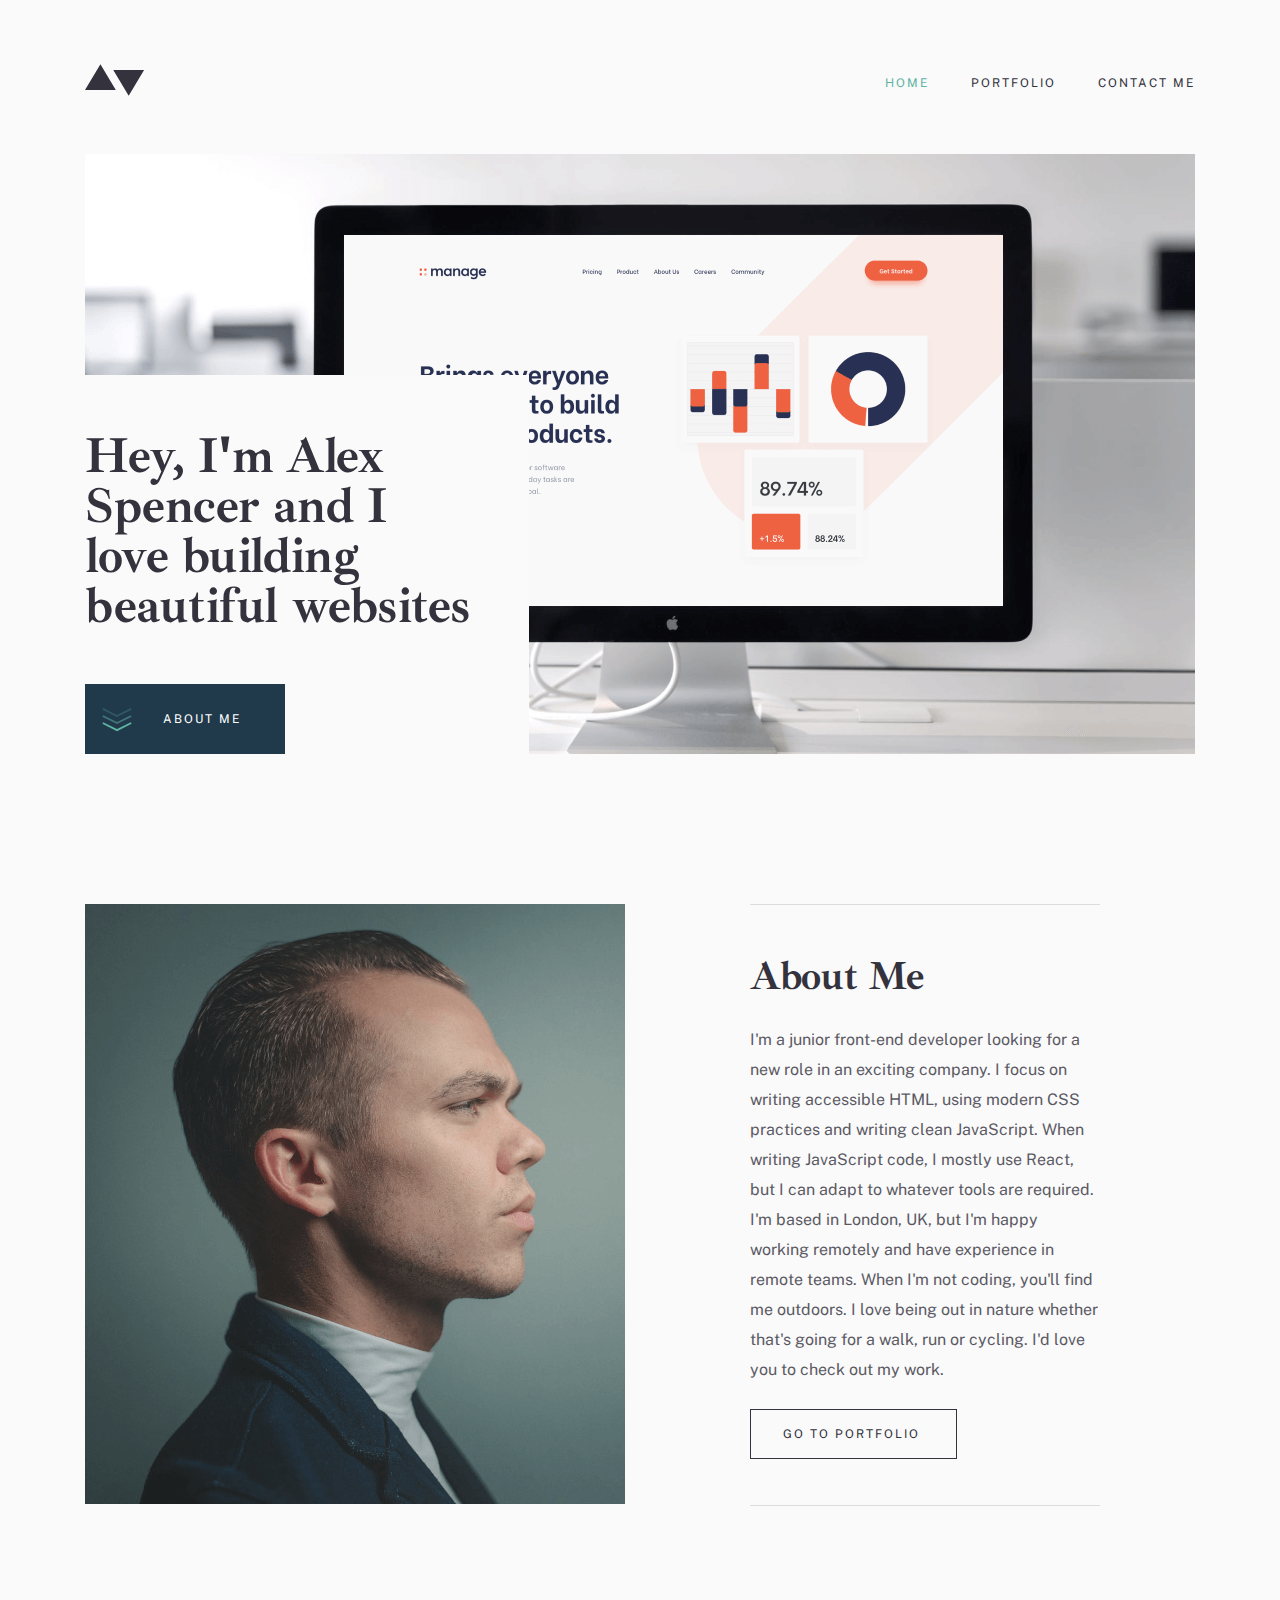
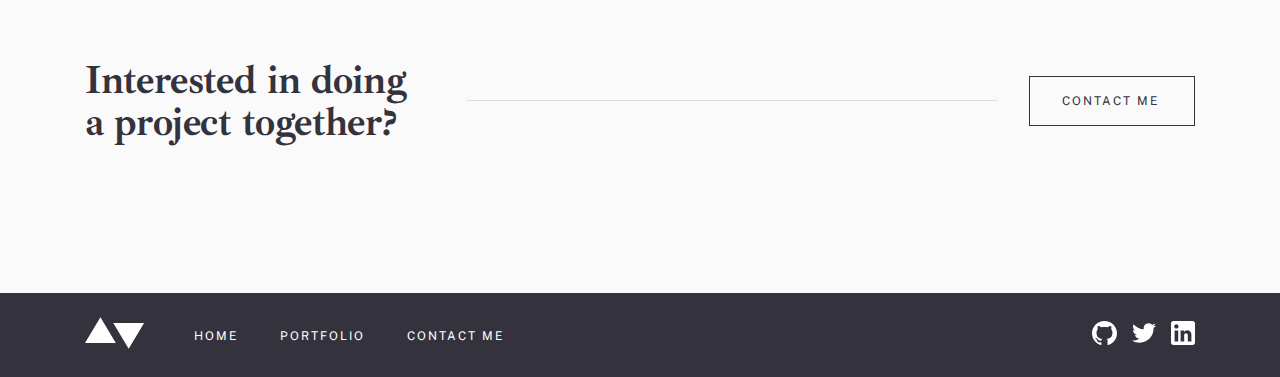
<file: index.html>
<!DOCTYPE html>
<html lang="en">
  <head>
    <meta charset="UTF-8" />
    <meta http-equiv="X-UA-Compatible" content="IE=edge" />
    <meta name="viewport" content="width=device-width, initial-scale=1.0" />
    <link rel="stylesheet" href="./css/main.css" />

    <title>examination</title>
  </head>
  <body>
    <!-- header of starts -->
    <header class="site-header">
      <div class="container">
        <div class="site-header__inner">
          <a class="site-header__logo" href="./index.html">
            <img
              class="site-header__image"
              src="./images/header-logo.svg"
              alt="header-logo"
              width="60"
              height="32"
            />
          </a>

          <button class="site-header__menu"></button>

          <nav class="nav">
            <ul class="nav__list">
              <li class="nav__item">
                <a class="nav__link active" href="#">Home</a>
              </li>

              <li class="nav__item">
                <a class="nav__link" href="#">Portfolio</a>
              </li>

              <li class="nav__item">
                <a class="nav__link" href="./contact.html">Contact me</a>
              </li>
            </ul>
          </nav>
        </div>
      </div>
    </header>
    <!-- header of ends -->

    <!-- main of starts -->
    <main class="site-main">
      <section class="hero">
        <div class="container">
          <div class="hero__inner">
            <div class="hero__content">
              <h1 class="hero__title">
                Hey, I'm Alex Spencer and I love building beautiful websites
              </h1>

              <a class="hero__link" href="#about"> <span></span> About me </a>
            </div>
          </div>
        </div>
      </section>

      <section id="about" class="about">
        <div class="container">
          <div class="about__inner">
            <div class="about__image">
              <picture>
                <!-- Webp format -->
                <source
                  media="(max-width:710px)"
                  width="311"
                  height="346"
                  srcset="./images/mobile-person.webp"
                />

                <source
                  media="(max-width:990px)"
                  width="281"
                  height="600"
                  srcset="./images/tablet-person.webp"
                />

                <source
                  media="(max-width:1150px)"
                  width="540"
                  height="600"
                  srcset="./images/desktop-person.webp"
                />

                <!-- PNG format -->
                <source
                  media="(max-width:710px)"
                  width="311"
                  height="346"
                  srcset="./images/mobile-person.png"
                />

                <source
                  media="(max-width:990px)"
                  width="281"
                  height="600"
                  srcset="./images/tablet-person.png"
                />

                <img
                  class="about__img"
                  src="./images/desktop-person.png"
                  alt="person"
                  width="540"
                  height="600"
                />
              </picture>
            </div>

            <div class="about__content">
              <h2 class="about__title">About Me</h2>

              <p class="about__text">
                I'm a junior front-end developer looking for a new role in an
                exciting company. I focus on writing accessible HTML, using
                modern CSS practices and writing clean JavaScript. When writing
                JavaScript code, I mostly use React, but I can adapt to whatever
                tools are required. I'm based in London, UK, but I'm happy
                working remotely and have experience in remote teams. When I'm
                not coding, you'll find me outdoors. I love being out in nature
                whether that's going for a walk, run or cycling. I'd love you to
                check out my work.
              </p>

              <a class="about__link" href="#">go to portfolio</a>
            </div>
          </div>
        </div>
      </section>

      <section class="contact">
        <div class="container">
          <div class="contact__inner">
            <div class="contact__content">
              <h2 class="contact__title">
                Interested in doing a project together?
              </h2>
            </div>

            <span class="contact__line"></span>

            <a class="contact__link" href="./contact.html">Contact me</a>
          </div>
        </div>
      </section>
    </main>
    <!-- main of ends -->

    <!-- footer of starts -->
    <footer class="site-footer">
      <div class="container">
        <div class="site-footer__inner">
          <div class="site-footer__wrapper">
            <a class="site-footer__logo" href="./index.html">
              <img
                class="site-footer__image"
                src="./images/footer-logo.svg"
                alt="footer logo"
                width="60"
                height="32"
              />
            </a>

            <ul class="site-footer__list">
              <li class="site-footer__item">
                <a class="site-footer__link" href="#">Home</a>
              </li>

              <li class="site-footer__item">
                <a class="site-footer__link" href="#">Portfolio</a>
              </li>

              <li class="site-footer__item">
                <a class="site-footer__link" href="./contact.html"
                  >Contact Me</a
                >
              </li>
            </ul>
          </div>

          <ul class="site-footer__items">
            <li class="site-footer__items-item">
              <a
                class="site-footer__items-link"
                href="https://github.com/"
                target="blank"
              >
                <svg
                  width="25"
                  height="24"
                  viewBox="0 0 25 24"
                  fill="none"
                  xmlns="http://www.w3.org/2000/svg"
                >
                  <path
                    d="M12.5 0C5.59375 0 0 5.50948 0 12.3045C0 17.742 3.58125 22.3531 8.54688 23.9788C9.17188 24.0946 9.40104 23.7137 9.40104 23.3871C9.40104 23.095 9.39062 22.3207 9.38542 21.295C5.90833 22.0369 5.175 19.6442 5.175 19.6442C4.60625 18.2241 3.78437 17.8443 3.78437 17.8443C2.65208 17.0815 3.87188 17.0971 3.87188 17.0971C5.12708 17.1827 5.78646 18.3649 5.78646 18.3649C6.90104 20.2463 8.7125 19.7027 9.42708 19.3886C9.53958 18.5924 9.86146 18.0509 10.2188 17.743C7.44271 17.4352 4.525 16.3771 4.525 11.6628C4.525 10.3198 5.00937 9.22212 5.81146 8.36127C5.67083 8.05031 5.24896 6.7992 5.92083 5.10462C5.92083 5.10462 6.96771 4.77489 9.35833 6.36617C10.3583 6.09278 11.4208 5.95713 12.4833 5.95087C13.5458 5.95713 14.6083 6.09278 15.6083 6.36617C17.9833 4.77489 19.0302 5.10462 19.0302 5.10462C19.7021 6.7992 19.2802 8.05031 19.1552 8.36127C19.9521 9.22212 20.4365 10.3198 20.4365 11.6628C20.4365 16.3897 17.5146 17.43 14.7333 17.7326C15.1708 18.102 15.5771 18.8564 15.5771 20.0094C15.5771 21.656 15.5615 22.9791 15.5615 23.3788C15.5615 23.7012 15.7802 24.0862 16.4208 23.9631C21.4219 22.3478 25 17.7336 25 12.3045C25 5.50948 19.4031 0 12.5 0V0Z"
                    fill="white"
                  />
                </svg>
              </a>
            </li>

            <li class="site-footer__items-item">
              <a
                class="site-footer__items-link"
                href="https://twitter.com/"
                target="blank"
              >
                <svg
                  width="24"
                  height="20"
                  viewBox="0 0 24 20"
                  fill="none"
                  xmlns="http://www.w3.org/2000/svg"
                >
                  <path
                    d="M24 2.55699C23.117 2.94899 22.168 3.21299 21.172 3.33199C22.189 2.72299 22.97 1.75799 23.337 0.607986C22.386 1.17199 21.332 1.58199 20.21 1.80299C19.313 0.845986 18.032 0.247986 16.616 0.247986C13.437 0.247986 11.101 3.21399 11.819 6.29299C7.728 6.08799 4.1 4.12799 1.671 1.14899C0.381 3.36199 1.002 6.25699 3.194 7.72299C2.388 7.69699 1.628 7.47599 0.965 7.10699C0.911 9.38799 2.546 11.522 4.914 11.997C4.221 12.185 3.462 12.229 2.69 12.081C3.316 14.037 5.134 15.46 7.29 15.5C5.22 17.123 2.612 17.848 0 17.54C2.179 18.937 4.768 19.752 7.548 19.752C16.69 19.752 21.855 12.031 21.543 5.10599C22.505 4.41099 23.34 3.54399 24 2.55699Z"
                    fill="white"
                  />
                </svg>
              </a>
            </li>

            <li class="site-footer__items-item">
              <a
                class="site-footer__items-link"
                href="https://www.linkedin.com/"
                target="blank"
              >
                <svg
                  width="24"
                  height="24"
                  viewBox="0 0 24 24"
                  fill="none"
                  xmlns="http://www.w3.org/2000/svg"
                >
                  <path
                    fill-rule="evenodd"
                    clip-rule="evenodd"
                    d="M2.4 0H21.6C22.92 0 24 1.08 24 2.4V21.6C24 22.92 22.92 24 21.6 24H2.4C1.08 24 0 22.92 0 21.6V2.4C0 1.08 1.08 0 2.4 0ZM3.6 20.4H7.2V9.6H3.6V20.4ZM5.4 7.56C4.2 7.56 3.24 6.6 3.24 5.4C3.24 4.2 4.2 3.24 5.4 3.24C6.6 3.24 7.56 4.2 7.56 5.4C7.56 6.6 6.6 7.56 5.4 7.56ZM16.8 20.4H20.4V13.56C20.4 11.28 18.48 9.36 16.2 9.36C15.12 9.36 13.8 10.08 13.2 11.04V9.6H9.6V20.4H13.2V14.04C13.2 13.08 14.04 12.24 15 12.24C15.96 12.24 16.8 13.08 16.8 14.04V20.4Z"
                    fill="white"
                  />
                </svg>
              </a>
            </li>
          </ul>
        </div>
      </div>
    </footer>
    <!-- footer of ends -->

    <script src="./js/main.js"></script>
  </body>
</html>
</file>
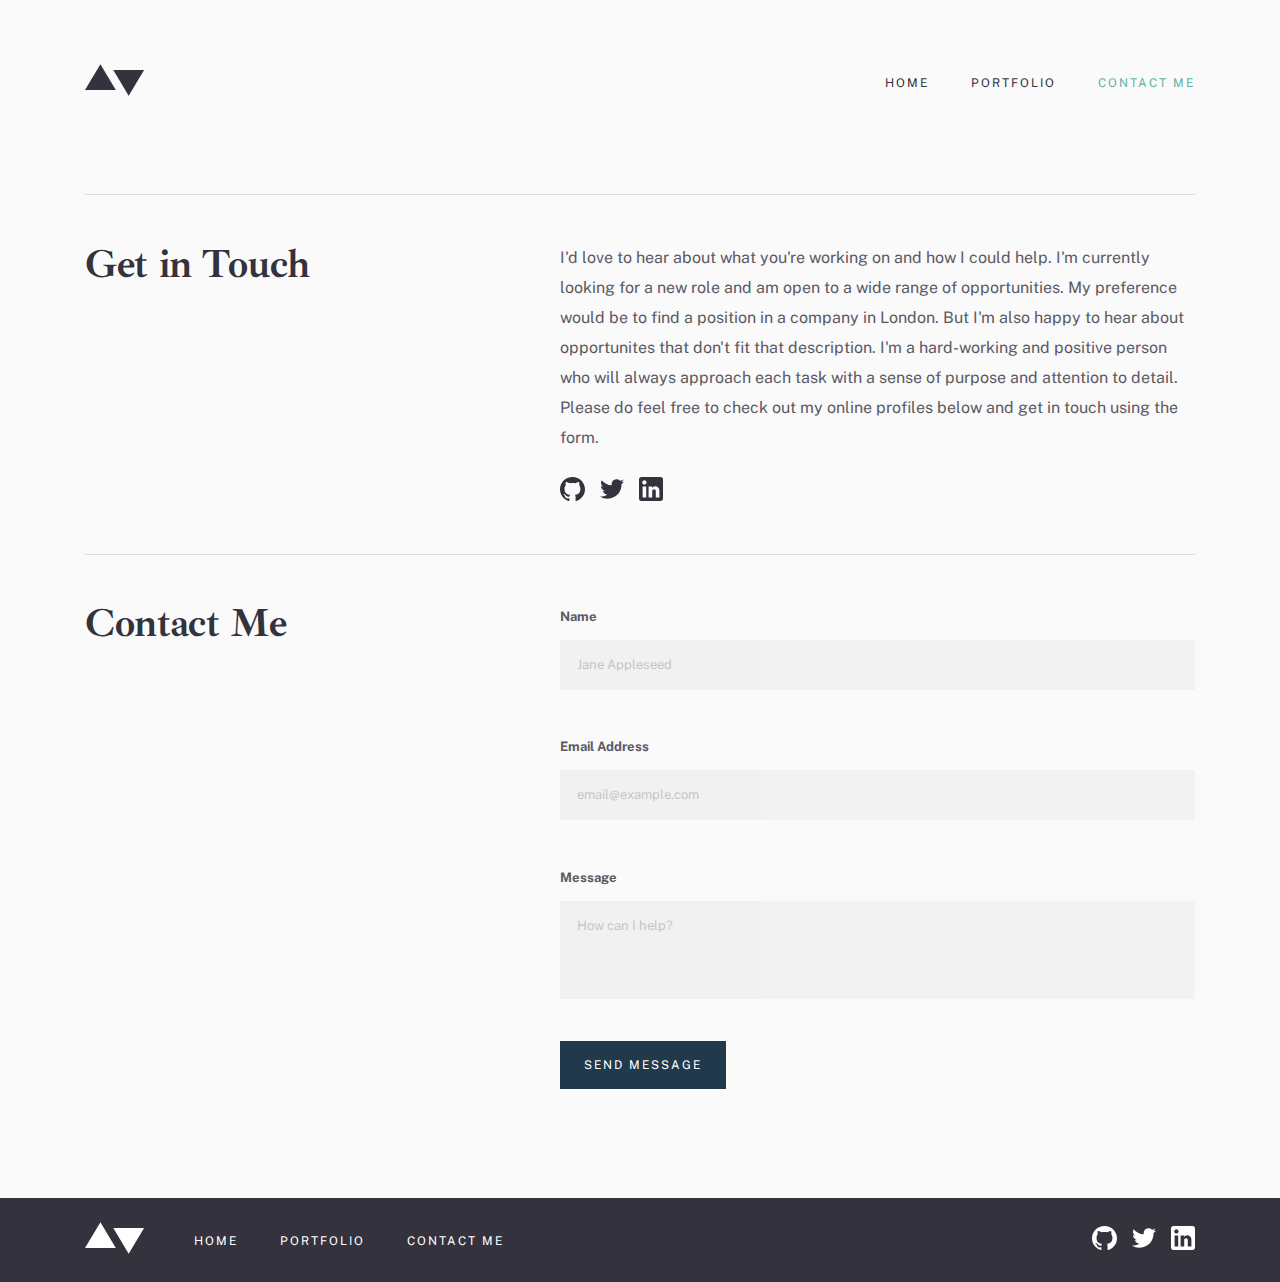
<file: contact.html>
<!DOCTYPE html>
<html lang="en">
  <head>
    <meta charset="UTF-8" />
    <meta http-equiv="X-UA-Compatible" content="IE=edge" />
    <meta name="viewport" content="width=device-width, initial-scale=1.0" />
    <link rel="stylesheet" href="./css/main.css" />

    <title>examination</title>
  </head>
  <body>
    <!-- header of starts -->
    <header class="site-header">
      <div class="container">
        <div class="site-header__inner">
          <a class="site-header__logo" href="./index.html">
            <img
              class="site-header__image"
              src="./images/header-logo.svg"
              alt="header-logo"
              width="60"
              height="32"
            />
          </a>

          <button class="site-header__menu"></button>

          <nav class="nav">
            <ul class="nav__list">
              <li class="nav__item">
                <a class="nav__link" href="./index.html">Home</a>
              </li>

              <li class="nav__item">
                <a class="nav__link" href="#">Portfolio</a>
              </li>

              <li class="nav__item">
                <a class="nav__link active" href="./contact.html">Contact me</a>
              </li>
            </ul>
          </nav>
        </div>
      </div>
    </header>
    <!-- header of ends -->

    <!-- main of starts -->
    <main class="site-main">
      <section class="get-touch">
        <div class="container">
          <div class="get-touch__inner">
            <h2 class="get-touch__title">Get in Touch</h2>

            <div class="get-touch__content">
              <p class="get-touch__text">
                I'd love to hear about what you're working on and how I could
                help. I'm currently looking for a new role and am open to a wide
                range of opportunities. My preference would be to find a
                position in a company in London. But I'm also happy to hear
                about opportunites that don't fit that description. I'm a
                hard-working and positive person who will always approach each
                task with a sense of purpose and attention to detail. Please do
                feel free to check out my online profiles below and get in touch
                using the form.
              </p>

              <ul class="get-touch__list">
                <li class="get-touch__item">
                  <a
                    class="get-touch__link"
                    href="https://github.com/"
                    target="blank"
                  >
                    <svg
                      width="25"
                      height="24"
                      viewBox="0 0 25 24"
                      fill="currentColor"
                      xmlns="http://www.w3.org/2000/svg"
                    >
                      <path
                        d="M12.5 0C5.59375 0 0 5.50948 0 12.3045C0 17.742 3.58125 22.3531 8.54688 23.9788C9.17188 24.0946 9.40104 23.7137 9.40104 23.3871C9.40104 23.095 9.39062 22.3207 9.38542 21.295C5.90833 22.0369 5.175 19.6442 5.175 19.6442C4.60625 18.2241 3.78437 17.8443 3.78437 17.8443C2.65208 17.0815 3.87188 17.0971 3.87188 17.0971C5.12708 17.1827 5.78646 18.3649 5.78646 18.3649C6.90104 20.2463 8.7125 19.7027 9.42708 19.3886C9.53958 18.5924 9.86146 18.0509 10.2188 17.743C7.44271 17.4352 4.525 16.3771 4.525 11.6628C4.525 10.3198 5.00937 9.22212 5.81146 8.36127C5.67083 8.05031 5.24896 6.7992 5.92083 5.10462C5.92083 5.10462 6.96771 4.77489 9.35833 6.36617C10.3583 6.09278 11.4208 5.95713 12.4833 5.95087C13.5458 5.95713 14.6083 6.09278 15.6083 6.36617C17.9833 4.77489 19.0302 5.10462 19.0302 5.10462C19.7021 6.7992 19.2802 8.05031 19.1552 8.36127C19.9521 9.22212 20.4365 10.3198 20.4365 11.6628C20.4365 16.3897 17.5146 17.43 14.7333 17.7326C15.1708 18.102 15.5771 18.8564 15.5771 20.0094C15.5771 21.656 15.5615 22.9791 15.5615 23.3788C15.5615 23.7012 15.7802 24.0862 16.4208 23.9631C21.4219 22.3478 25 17.7336 25 12.3045C25 5.50948 19.4031 0 12.5 0V0Z"
                        fill="currentColor"
                      />
                    </svg>
                  </a>
                </li>

                <li class="get-touch__item">
                  <a
                    class="get-touch__link"
                    href="https://twitter.com/"
                    target="blank"
                  >
                    <svg
                      width="24"
                      height="20"
                      viewBox="0 0 24 20"
                      fill="currentColor"
                      xmlns="http://www.w3.org/2000/svg"
                    >
                      <path
                        d="M24 2.55699C23.117 2.94899 22.168 3.21299 21.172 3.33199C22.189 2.72299 22.97 1.75799 23.337 0.607986C22.386 1.17199 21.332 1.58199 20.21 1.80299C19.313 0.845986 18.032 0.247986 16.616 0.247986C13.437 0.247986 11.101 3.21399 11.819 6.29299C7.728 6.08799 4.1 4.12799 1.671 1.14899C0.381 3.36199 1.002 6.25699 3.194 7.72299C2.388 7.69699 1.628 7.47599 0.965 7.10699C0.911 9.38799 2.546 11.522 4.914 11.997C4.221 12.185 3.462 12.229 2.69 12.081C3.316 14.037 5.134 15.46 7.29 15.5C5.22 17.123 2.612 17.848 0 17.54C2.179 18.937 4.768 19.752 7.548 19.752C16.69 19.752 21.855 12.031 21.543 5.10599C22.505 4.41099 23.34 3.54399 24 2.55699Z"
                        fill="currentColor"
                      />
                    </svg>
                  </a>
                </li>

                <li class="get-touch__item">
                  <a
                    class="get-touch__link"
                    href="https://www.linkedin.com/"
                    target="blank"
                  >
                    <svg
                      width="24"
                      height="24"
                      viewBox="0 0 24 24"
                      fill="currentColor"
                      xmlns="http://www.w3.org/2000/svg"
                    >
                      <path
                        fill-rule="evenodd"
                        clip-rule="evenodd"
                        d="M2.4 0H21.6C22.92 0 24 1.08 24 2.4V21.6C24 22.92 22.92 24 21.6 24H2.4C1.08 24 0 22.92 0 21.6V2.4C0 1.08 1.08 0 2.4 0ZM3.6 20.4H7.2V9.6H3.6V20.4ZM5.4 7.56C4.2 7.56 3.24 6.6 3.24 5.4C3.24 4.2 4.2 3.24 5.4 3.24C6.6 3.24 7.56 4.2 7.56 5.4C7.56 6.6 6.6 7.56 5.4 7.56ZM16.8 20.4H20.4V13.56C20.4 11.28 18.48 9.36 16.2 9.36C15.12 9.36 13.8 10.08 13.2 11.04V9.6H9.6V20.4H13.2V14.04C13.2 13.08 14.04 12.24 15 12.24C15.96 12.24 16.8 13.08 16.8 14.04V20.4Z"
                        fill="currentColor"
                      />
                    </svg>
                  </a>
                </li>
              </ul>
            </div>
          </div>
        </div>
      </section>

      <section class="send">
        <div class="container">
          <div class="send__inner">
            <h2 class="send__title">Contact Me</h2>

            <form class="send__form" action="https://echo.htmlacademy.ru">
              <ul class="send__list">
                <li class="send__item">
                  <label class="send__label" for="name">Name</label>
                  <input
                    class="send__input"
                    type="name"
                    id="name"
                    placeholder="Jane Appleseed"
                    required
                    autocomplete="off"
                  />
                  <span class="send__error">This field is required</span>
                </li>

                <li class="send__item">
                  <label class="send__label" for="email">Email Address</label>
                  <input
                    class="send__input"
                    type="email"
                    id="email"
                    placeholder="email@example.com"
                    required
                    autocomplete="off"
                  />
                  <span class="send__error">This field is required</span>
                </li>

                <li class="send__item">
                  <label class="send__label" for="text">Message</label>
                  <input
                    class="send__input send__input--last"
                    type="text"
                    id="text"
                    placeholder="How can I help?"
                    required
                    autocomplete="off"
                  />
                  <span class="send__error">This field is required</span>
                </li>
              </ul>

              <button class="send__button" type="submit">send message</button>
            </form>
          </div>
        </div>
      </section>
    </main>
    <!-- main of ends -->

    <!-- footer of starts -->
    <footer class="site-footer">
      <div class="container">
        <div class="site-footer__inner">
          <div class="site-footer__wrapper">
            <a class="site-footer__logo" href="./index.html">
              <img
                class="site-footer__image"
                src="./images/footer-logo.svg"
                alt="footer logo"
                width="60"
                height="32"
              />
            </a>

            <ul class="site-footer__list">
              <li class="site-footer__item">
                <a class="site-footer__link" href="./index.html">Home</a>
              </li>

              <li class="site-footer__item">
                <a class="site-footer__link" href="#">Portfolio</a>
              </li>

              <li class="site-footer__item">
                <a class="site-footer__link" href="#">Contact Me</a>
              </li>
            </ul>
          </div>

          <ul class="site-footer__items">
            <li class="site-footer__items-item">
              <a
                class="site-footer__items-link"
                href="https://github.com/"
                target="blank"
              >
                <svg
                  width="25"
                  height="24"
                  viewBox="0 0 25 24"
                  fill="none"
                  xmlns="http://www.w3.org/2000/svg"
                >
                  <path
                    d="M12.5 0C5.59375 0 0 5.50948 0 12.3045C0 17.742 3.58125 22.3531 8.54688 23.9788C9.17188 24.0946 9.40104 23.7137 9.40104 23.3871C9.40104 23.095 9.39062 22.3207 9.38542 21.295C5.90833 22.0369 5.175 19.6442 5.175 19.6442C4.60625 18.2241 3.78437 17.8443 3.78437 17.8443C2.65208 17.0815 3.87188 17.0971 3.87188 17.0971C5.12708 17.1827 5.78646 18.3649 5.78646 18.3649C6.90104 20.2463 8.7125 19.7027 9.42708 19.3886C9.53958 18.5924 9.86146 18.0509 10.2188 17.743C7.44271 17.4352 4.525 16.3771 4.525 11.6628C4.525 10.3198 5.00937 9.22212 5.81146 8.36127C5.67083 8.05031 5.24896 6.7992 5.92083 5.10462C5.92083 5.10462 6.96771 4.77489 9.35833 6.36617C10.3583 6.09278 11.4208 5.95713 12.4833 5.95087C13.5458 5.95713 14.6083 6.09278 15.6083 6.36617C17.9833 4.77489 19.0302 5.10462 19.0302 5.10462C19.7021 6.7992 19.2802 8.05031 19.1552 8.36127C19.9521 9.22212 20.4365 10.3198 20.4365 11.6628C20.4365 16.3897 17.5146 17.43 14.7333 17.7326C15.1708 18.102 15.5771 18.8564 15.5771 20.0094C15.5771 21.656 15.5615 22.9791 15.5615 23.3788C15.5615 23.7012 15.7802 24.0862 16.4208 23.9631C21.4219 22.3478 25 17.7336 25 12.3045C25 5.50948 19.4031 0 12.5 0V0Z"
                    fill="white"
                  />
                </svg>
              </a>
            </li>

            <li class="site-footer__items-item">
              <a
                class="site-footer__items-link"
                href="https://twitter.com/"
                target="blank"
              >
                <svg
                  width="24"
                  height="20"
                  viewBox="0 0 24 20"
                  fill="none"
                  xmlns="http://www.w3.org/2000/svg"
                >
                  <path
                    d="M24 2.55699C23.117 2.94899 22.168 3.21299 21.172 3.33199C22.189 2.72299 22.97 1.75799 23.337 0.607986C22.386 1.17199 21.332 1.58199 20.21 1.80299C19.313 0.845986 18.032 0.247986 16.616 0.247986C13.437 0.247986 11.101 3.21399 11.819 6.29299C7.728 6.08799 4.1 4.12799 1.671 1.14899C0.381 3.36199 1.002 6.25699 3.194 7.72299C2.388 7.69699 1.628 7.47599 0.965 7.10699C0.911 9.38799 2.546 11.522 4.914 11.997C4.221 12.185 3.462 12.229 2.69 12.081C3.316 14.037 5.134 15.46 7.29 15.5C5.22 17.123 2.612 17.848 0 17.54C2.179 18.937 4.768 19.752 7.548 19.752C16.69 19.752 21.855 12.031 21.543 5.10599C22.505 4.41099 23.34 3.54399 24 2.55699Z"
                    fill="white"
                  />
                </svg>
              </a>
            </li>

            <li class="site-footer__items-item">
              <a
                class="site-footer__items-link"
                href="https://www.linkedin.com/"
                target="blank"
              >
                <svg
                  width="24"
                  height="24"
                  viewBox="0 0 24 24"
                  fill="none"
                  xmlns="http://www.w3.org/2000/svg"
                >
                  <path
                    fill-rule="evenodd"
                    clip-rule="evenodd"
                    d="M2.4 0H21.6C22.92 0 24 1.08 24 2.4V21.6C24 22.92 22.92 24 21.6 24H2.4C1.08 24 0 22.92 0 21.6V2.4C0 1.08 1.08 0 2.4 0ZM3.6 20.4H7.2V9.6H3.6V20.4ZM5.4 7.56C4.2 7.56 3.24 6.6 3.24 5.4C3.24 4.2 4.2 3.24 5.4 3.24C6.6 3.24 7.56 4.2 7.56 5.4C7.56 6.6 6.6 7.56 5.4 7.56ZM16.8 20.4H20.4V13.56C20.4 11.28 18.48 9.36 16.2 9.36C15.12 9.36 13.8 10.08 13.2 11.04V9.6H9.6V20.4H13.2V14.04C13.2 13.08 14.04 12.24 15 12.24C15.96 12.24 16.8 13.08 16.8 14.04V20.4Z"
                    fill="white"
                  />
                </svg>
              </a>
            </li>
          </ul>
        </div>
      </div>
    </footer>
    <!-- footer of ends -->

    <script src="./js/main.js"></script>
  </body>
</html>
</file>
<file: css/main.css>
/*! normalize.css v8.0.1 | MIT License | github.com/necolas/normalize.css */
/* Document
   ========================================================================== */
/**
 * 1. Correct the line height in all browsers.
 * 2. Prevent adjustments of font size after orientation changes in iOS.
 */
html {
  line-height: 1.15; /* 1 */
  -webkit-text-size-adjust: 100%; /* 2 */
}

/* Sections
   ========================================================================== */
/**
 * Remove the margin in all browsers.
 */
body {
  margin: 0;
}

/**
 * Render the `main` element consistently in IE.
 */
main {
  display: block;
}

/**
 * Correct the font size and margin on `h1` elements within `section` and
 * `article` contexts in Chrome, Firefox, and Safari.
 */
h1 {
  font-size: 2em;
  margin: 0.67em 0;
}

/* Grouping content
   ========================================================================== */
/**
 * 1. Add the correct box sizing in Firefox.
 * 2. Show the overflow in Edge and IE.
 */
hr {
  box-sizing: content-box; /* 1 */
  height: 0; /* 1 */
  overflow: visible; /* 2 */
}

/**
 * 1. Correct the inheritance and scaling of font size in all browsers.
 * 2. Correct the odd `em` font sizing in all browsers.
 */
pre {
  font-family: monospace, monospace; /* 1 */
  font-size: 1em; /* 2 */
}

/* Text-level semantics
   ========================================================================== */
/**
 * Remove the gray background on active links in IE 10.
 */
a {
  background-color: transparent;
}

/**
 * 1. Remove the bottom border in Chrome 57-
 * 2. Add the correct text decoration in Chrome, Edge, IE, Opera, and Safari.
 */
abbr[title] {
  border-bottom: none; /* 1 */
  text-decoration: underline; /* 2 */
  -webkit-text-decoration: underline dotted;
          text-decoration: underline dotted; /* 2 */
}

/**
 * Add the correct font weight in Chrome, Edge, and Safari.
 */
b,
strong {
  font-weight: bolder;
}

/**
 * 1. Correct the inheritance and scaling of font size in all browsers.
 * 2. Correct the odd `em` font sizing in all browsers.
 */
code,
kbd,
samp {
  font-family: monospace, monospace; /* 1 */
  font-size: 1em; /* 2 */
}

/**
 * Add the correct font size in all browsers.
 */
small {
  font-size: 80%;
}

/**
 * Prevent `sub` and `sup` elements from affecting the line height in
 * all browsers.
 */
sub,
sup {
  font-size: 75%;
  line-height: 0;
  position: relative;
  vertical-align: baseline;
}

sub {
  bottom: -0.25em;
}

sup {
  top: -0.5em;
}

/* Embedded content
   ========================================================================== */
/**
 * Remove the border on images inside links in IE 10.
 */
img {
  border-style: none;
}

/* Forms
   ========================================================================== */
/**
 * 1. Change the font styles in all browsers.
 * 2. Remove the margin in Firefox and Safari.
 */
button,
input,
optgroup,
select,
textarea {
  font-family: inherit; /* 1 */
  font-size: 100%; /* 1 */
  line-height: 1.15; /* 1 */
  margin: 0; /* 2 */
}

/**
 * Show the overflow in IE.
 * 1. Show the overflow in Edge.
 */
button,
input {
  /* 1 */
  overflow: visible;
}

/**
 * Remove the inheritance of text transform in Edge, Firefox, and IE.
 * 1. Remove the inheritance of text transform in Firefox.
 */
button,
select {
  /* 1 */
  text-transform: none;
}

/**
 * Correct the inability to style clickable types in iOS and Safari.
 */
button,
[type=button],
[type=reset],
[type=submit] {
  -webkit-appearance: button;
}

/**
 * Remove the inner border and padding in Firefox.
 */
button::-moz-focus-inner,
[type=button]::-moz-focus-inner,
[type=reset]::-moz-focus-inner,
[type=submit]::-moz-focus-inner {
  border-style: none;
  padding: 0;
}

/**
 * Restore the focus styles unset by the previous rule.
 */
button:-moz-focusring,
[type=button]:-moz-focusring,
[type=reset]:-moz-focusring,
[type=submit]:-moz-focusring {
  outline: 1px dotted ButtonText;
}

/**
 * Correct the padding in Firefox.
 */
fieldset {
  padding: 0.35em 0.75em 0.625em;
}

/**
 * 1. Correct the text wrapping in Edge and IE.
 * 2. Correct the color inheritance from `fieldset` elements in IE.
 * 3. Remove the padding so developers are not caught out when they zero out
 *    `fieldset` elements in all browsers.
 */
legend {
  box-sizing: border-box; /* 1 */
  color: inherit; /* 2 */
  display: table; /* 1 */
  max-width: 100%; /* 1 */
  padding: 0; /* 3 */
  white-space: normal; /* 1 */
}

/**
 * Add the correct vertical alignment in Chrome, Firefox, and Opera.
 */
progress {
  vertical-align: baseline;
}

/**
 * Remove the default vertical scrollbar in IE 10+.
 */
textarea {
  overflow: auto;
}

/**
 * 1. Add the correct box sizing in IE 10.
 * 2. Remove the padding in IE 10.
 */
[type=checkbox],
[type=radio] {
  box-sizing: border-box; /* 1 */
  padding: 0; /* 2 */
}

/**
 * Correct the cursor style of increment and decrement buttons in Chrome.
 */
[type=number]::-webkit-inner-spin-button,
[type=number]::-webkit-outer-spin-button {
  height: auto;
}

/**
 * 1. Correct the odd appearance in Chrome and Safari.
 * 2. Correct the outline style in Safari.
 */
[type=search] {
  -webkit-appearance: textfield; /* 1 */
  outline-offset: -2px; /* 2 */
}

/**
 * Remove the inner padding in Chrome and Safari on macOS.
 */
[type=search]::-webkit-search-decoration {
  -webkit-appearance: none;
}

/**
 * 1. Correct the inability to style clickable types in iOS and Safari.
 * 2. Change font properties to `inherit` in Safari.
 */
::-webkit-file-upload-button {
  -webkit-appearance: button; /* 1 */
  font: inherit; /* 2 */
}

/* Interactive
   ========================================================================== */
/*
 * Add the correct display in Edge, IE 10+, and Firefox.
 */
details {
  display: block;
}

/*
 * Add the correct display in all browsers.
 */
summary {
  display: list-item;
}

/* Misc
   ========================================================================== */
/**
 * Add the correct display in IE 10+.
 */
template {
  display: none;
}

/**
 * Add the correct display in IE 10.
 */
[hidden] {
  display: none;
}

* {
  box-sizing: border-box;
}

*::after,
*::before {
  box-sizing: inherit;
}

html {
  height: 100vh;
  scroll-behavior: smooth;
}

body {
  margin: 0;
  display: flex;
  height: 100%;
  flex-direction: column;
  font-family: "Public Sans", "Arial", sans-serif;
  background-color: #fafafa;
}

.site-main {
  flex-grow: 1;
}

/* public-sans-regular - latin-ext_latin */
@font-face {
  font-family: "Public Sans";
  font-style: normal;
  font-weight: 400;
  src: url("../fonts/public-sans-v14-latin-ext_latin-regular.woff2") format("woff2"), url("../fonts/public-sans-v14-latin-ext_latin-regular.woff") format("woff");
}
/* public-sans-700 - latin-ext_latin */
@font-face {
  font-family: "Public Sans";
  font-style: normal;
  font-weight: 700;
  src: url("../fonts/public-sans-v14-latin-ext_latin-700.woff2") format("woff2"), url("../fonts/public-sans-v14-latin-ext_latin-700.woff") format("woff");
}
/* ibarra-real-nova-700 - latin-ext_latin */
@font-face {
  font-family: "Ibarra Real Nova";
  font-style: normal;
  font-weight: 700;
  src: url("../fonts/ibarra-real-nova-v20-latin-ext_latin-700.woff2") format("woff2"), url("../fonts/ibarra-real-nova-v20-latin-ext_latin-700.woff") format("woff");
}
.visually-hidden {
  position: absolute;
  white-space: nowrap;
  width: 1px;
  height: 1px;
  overflow: hidden;
  border: 0;
  padding: 0;
  clip: rect(0 0 0 0);
  -webkit-clip-path: inset(50%);
          clip-path: inset(50%);
  margin: -1px;
}

.container {
  width: 100%;
  max-width: 1150px;
  padding: 0 20px;
  margin: 0 auto;
}

@media only screen and (max-width: 1024px) {
  .container {
    padding-left: 40px;
    padding-right: 40px;
  }
}
@media only screen and (max-width: 768px) {
  .container {
    padding-left: 32px;
    padding-right: 32px;
  }
}
.site-header {
  position: relative;
}
.site-header__inner {
  display: flex;
  align-items: center;
  justify-content: space-between;
  padding-top: 64px;
  padding-bottom: 54px;
}
.site-header__menu {
  width: 24px;
  height: 13px;
  background-image: url(../../images/menu-open.svg);
  padding: 0;
  display: inline-block;
  background-color: transparent;
  border: none;
  background-repeat: no-repeat;
  background-position: center;
  background-size: cover;
  cursor: pointer;
  display: none;
  transition: all 0.5s ease;
}
.site-header__menu.active {
  width: 18px;
  height: 18px;
  background-image: url(../../images/menu-close.svg);
}

.nav__list {
  display: flex;
  align-items: center;
  margin: 0;
  padding-left: 0;
  list-style-type: none;
}
.nav__item {
  margin-right: 42px;
}
.nav__item:last-child {
  margin-right: 0;
}
.nav__link {
  text-decoration: none;
  display: inline-block;
  font-weight: 400;
  font-size: 12px;
  line-height: 14px;
  letter-spacing: 2px;
  text-transform: uppercase;
  color: #33323d;
  transition: all 0.5s ease;
}
.nav__link.active {
  color: #5fb4a2;
}
.nav__link:hover {
  color: #5fb4a2;
}

@media only screen and (max-width: 1024px) {
  .site-header__inner {
    padding-top: 64px;
    padding-bottom: 47px;
  }
}
@media only screen and (max-width: 768px) {
  .site-header__inner {
    padding-top: 32px;
    padding-bottom: 40px;
  }
  .site-header__menu {
    display: inline-block;
  }
  .nav {
    position: absolute;
    top: 88px;
    right: 20px;
    z-index: 1001;
    transition: all 0.3s ease;
    opacity: 0;
    visibility: hidden;
  }
  .nav.active {
    opacity: 1;
    visibility: visible;
  }
  .nav__list {
    padding: 40px 64px;
    flex-direction: column;
    background-color: #33323d;
  }
  .nav__item {
    margin: 0;
    margin-bottom: 32px;
  }
  .nav__item:last-child {
    margin-bottom: 0;
  }
  .nav__link {
    color: #ffffff;
  }
}
.hero__inner {
  background-image: url(../images/desktop-hero-bg.png);
  background-position: center;
  background-repeat: no-repeat;
  background-size: cover;
  position: relative;
  width: 100%;
  height: 600px;
}
.hero__content {
  position: absolute;
  left: 0;
  bottom: 0;
  background-color: #fafafa;
  padding-top: 56px;
  padding-right: 55px;
  width: 40%;
}
.hero__title {
  margin: 0;
  font-family: "Ibarra Real Nova", "Arial", sans-serif;
  font-weight: 700;
  font-size: 50px;
  line-height: 50px;
  letter-spacing: -0.45px;
  color: #33323d;
  margin-bottom: 53px;
}
.hero__link {
  text-decoration: none;
  display: inline-block;
  font-weight: 400;
  font-size: 12px;
  line-height: 14px;
  letter-spacing: 2px;
  text-transform: uppercase;
  color: #ffffff;
  padding: 17px 38px 17px 16px;
  background-color: #203a4c;
  transition: all 0.5s ease;
  display: flex;
  align-items: center;
  width: 100%;
  max-width: 200px;
}
.hero__link span {
  display: inline-block;
  background-image: url(../images/symbol.svg);
  background-position: left;
  background-repeat: no-repeat;
  background-size: contain;
  width: 16px;
  height: 12px;
  padding: 18px 16px;
  margin-right: 30px;
}
.hero__link:hover {
  background-color: #5fb4a2;
  color: #ffffff;
}

@media only screen and (max-width: 1024px) {
  .hero__inner {
    background-image: url(../../images/tablet-hero-bg.png);
    background-position: top;
  }
  .hero__content {
    width: 50%;
  }
  .hero__title {
    font-size: 40px;
    line-height: 42px;
    letter-spacing: -0.36px;
    margin-bottom: 48px;
  }
}
@media only screen and (max-width: 768px) {
  .hero__content {
    width: 60%;
  }
}
@media only screen and (max-width: 670px) {
  .hero__content {
    width: 70%;
  }
}
@media only screen and (max-width: 580px) {
  .hero__inner {
    background-image: url(../../images/mobile-hero-bg.png);
    background-position: center;
    display: flex;
    flex-direction: column;
    height: 400px;
  }
  .hero__content {
    bottom: -73%;
    padding: 0;
    width: 100%;
    max-width: 311px;
  }
  .hero__title {
    margin-top: 24px;
    margin-bottom: 32px;
  }
}
.about__inner {
  width: 100%;
  max-width: 1015px;
  margin: 150px 0;
  display: flex;
  justify-content: space-between;
}
.about__img {
  -o-object-fit: cover;
     object-fit: cover;
  -o-object-position: center;
     object-position: center;
}
.about__content {
  width: 100%;
  max-width: 350px;
}
.about__content::before {
  content: "";
  display: block;
  border-top: 1px solid #33323d;
  mix-blend-mode: normal;
  opacity: 0.15;
  margin-bottom: 50px;
}
.about__content::after {
  content: "";
  display: block;
  border-bottom: 1px solid #33323d;
  mix-blend-mode: normal;
  opacity: 0.15;
  margin-top: 46px;
}
.about__title {
  margin: 0;
  font-family: "Ibarra Real Nova", "Arial", sans-serif;
  font-weight: 700;
  font-size: 40px;
  line-height: 42px;
  letter-spacing: -0.36px;
  color: #33323d;
}
.about__text {
  margin: 0;
  font-weight: 400;
  font-size: 16px;
  line-height: 30px;
  color: #33323d;
  mix-blend-mode: normal;
  opacity: 0.8;
  margin-top: 28px;
  margin-bottom: 24px;
}
.about__link {
  text-decoration: none;
  display: inline-block;
  padding: 17px 36px 17px 32px;
  border: 1px solid #33323d;
  font-weight: 400;
  font-size: 12px;
  line-height: 14px;
  letter-spacing: 2px;
  text-transform: uppercase;
  color: #33323d;
  transition: all 0.5s ease;
}
.about__link:hover {
  background-color: #33323d;
  color: #ffffff;
}

@media only screen and (max-width: 990px) {
  .about__inner {
    max-width: 900px;
    margin: 96px 0;
  }
}
@media only screen and (max-width: 710px) {
  .about__inner {
    margin-bottom: 115px;
    flex-direction: column;
    align-items: center;
    justify-content: center;
  }
  .about__content {
    margin-top: 32px;
  }
  .about__content::before {
    margin-bottom: 32px;
  }
  .about__content::after {
    margin-top: 51px;
  }
}
@media only screen and (max-width: 580px) {
  .about__inner {
    margin-top: 350px;
  }
}
.contact__inner {
  display: flex;
  align-items: center;
  margin-bottom: 150px;
}
.contact__title {
  margin: 0;
  font-family: "Ibarra Real Nova", "Arial", sans-serif;
  font-weight: 700;
  font-size: 40px;
  line-height: 42px;
  letter-spacing: -0.36px;
  color: #33323d;
}
.contact__content {
  width: 100%;
  max-width: 350px;
}
.contact__line {
  display: block;
  margin-left: 32px;
  margin-right: 32px;
  width: 100%;
  max-width: 530px;
  height: 1px;
  background: #33323d;
  mix-blend-mode: normal;
  opacity: 0.15;
}
.contact__link {
  text-decoration: none;
  display: inline-block;
  border: 1px solid #33323d;
  padding: 17px 35px 17px 32px;
  font-weight: 400;
  font-size: 12px;
  line-height: 14px;
  letter-spacing: 2px;
  text-transform: uppercase;
  color: #33323d;
  transition: all 0.5s ease;
}
.contact__link:hover {
  background-color: #33323d;
  color: #ffffff;
}

@media only screen and (max-width: 1150px) {
  .contact__line {
    max-width: 500px;
  }
}
@media only screen and (max-width: 1120px) {
  .contact__line {
    max-width: 450px;
  }
}
@media only screen and (max-width: 1070px) {
  .contact__line {
    max-width: 350px;
  }
}
@media only screen and (max-width: 1010px) {
  .contact__line {
    max-width: 200px;
  }
}
@media only screen and (max-width: 860px) {
  .contact__inner {
    margin-bottom: 96px;
  }
  .contact__line {
    max-width: 120px;
  }
}
@media only screen and (max-width: 780px) {
  .contact__line {
    max-width: 50px;
  }
}
@media only screen and (max-width: 700px) {
  .contact__inner {
    flex-direction: column;
    margin-bottom: 80px;
  }
  .contact__title {
    margin-bottom: 40px;
  }
  .contact__line {
    display: none;
  }
}
@media only screen and (max-width: 700px) {
  .contact__inner {
    text-align: center;
  }
}
.get-touch__inner {
  display: flex;
  justify-content: space-between;
  margin-top: 40px;
  margin-bottom: 47px;
  padding: 48px 0;
  border-top: 1px solid #dcdcde;
  border-bottom: 1px solid #dcdcde;
}
.get-touch__title {
  margin: 0;
  font-family: "Ibarra Real Nova", "Arial", sans-serif;
  font-weight: 700;
  font-size: 40px;
  line-height: 42px;
  letter-spacing: -0.36px;
  color: #33323d;
}
.get-touch__content {
  width: 100%;
  max-width: 635px;
}
.get-touch__text {
  margin: 0;
  font-weight: 400;
  font-size: 16px;
  line-height: 30px;
  color: #33323d;
  mix-blend-mode: normal;
  opacity: 0.8;
  margin-bottom: 24px;
}
.get-touch__list {
  display: flex;
  align-items: center;
  margin: 0;
  padding-left: 0;
  list-style-type: none;
}
.get-touch__item {
  margin-right: 15px;
}
.get-touch__item:last-child {
  margin-right: 0;
}
.get-touch__link {
  text-decoration: none;
  display: inline-block;
  color: #33323d;
}

@media only screen and (max-width: 960px) {
  .get-touch__inner {
    padding: 32px 0;
    flex-direction: column;
    margin-bottom: 32px;
  }
  .get-touch__title {
    margin-bottom: 24px;
  }
  .get-touch__content {
    max-width: 960px;
  }
}
@media only screen and (max-width: 600px) {
  .get-touch__inner {
    margin: 0;
    padding-top: 24px;
    padding-bottom: 32px;
    margin-bottom: 32px;
  }
}
.send__inner {
  display: flex;
  justify-content: space-between;
  margin-bottom: 109px;
}
.send__title {
  margin: 0;
  font-family: "Ibarra Real Nova", "Arial", sans-serif;
  font-weight: 700;
  font-size: 40px;
  line-height: 42px;
  letter-spacing: -0.36px;
  color: #33323d;
}
.send__form {
  width: 100%;
  max-width: 635px;
}
.send__list {
  margin: 0;
  padding-left: 0;
  list-style-type: none;
}
.send__item {
  margin-bottom: 24px;
  display: flex;
  flex-direction: column;
}
.send__label {
  font-weight: 700;
  font-size: 13px;
  line-height: 30px;
  color: #33323d;
  mix-blend-mode: normal;
  opacity: 0.8;
  margin-bottom: 8px;
}
.send__input {
  font-weight: 400;
  font-size: 13px;
  line-height: 30px;
  color: #33323d;
  mix-blend-mode: normal;
  opacity: 0.4;
  background-color: #e6e6e7;
  border: 1px solid transparent;
  outline: none;
  padding: 9px 16px;
}
.send__input:not(:-moz-placeholder-shown):not(:focus):invalid {
  border: 1px solid #f43030;
}
.send__input:not(:-ms-input-placeholder):not(:focus):invalid {
  border: 1px solid #f43030;
}
.send__input:not(:placeholder-shown):not(:focus):invalid {
  border: 1px solid #f43030;
}
.send__input:not(:-moz-placeholder-shown):not(:focus):invalid + .send__error {
  opacity: 1;
}
.send__input:not(:-ms-input-placeholder):not(:focus):invalid + .send__error {
  opacity: 1;
}
.send__input:not(:placeholder-shown):not(:focus):invalid + .send__error {
  opacity: 1;
}
.send__input:focus {
  border: 1px solid #5fb4a2;
}
.send__error {
  color: #f43030;
  opacity: 0;
}
.send__input--last {
  padding: 9px 16px 57px 16px;
}
.send__button {
  border: none;
  padding: 17px 24px;
  background-color: #203a4c;
  font-weight: 400;
  font-size: 12px;
  line-height: 14px;
  text-align: center;
  letter-spacing: 2px;
  text-transform: uppercase;
  color: #ffffff;
}

@media only screen and (max-width: 960px) {
  .send__inner {
    flex-direction: column;
    margin-bottom: 96px;
  }
  .send__title {
    margin-bottom: 32px;
  }
  .send__input {
    width: 100%;
  }
}
@media only screen and (max-width: 600px) {
  .send__inner {
    margin-bottom: 80px;
  }
  .send__title {
    margin-bottom: 24px;
  }
}
.site-footer {
  background-color: #33323d;
  padding: 24px 0;
}
.site-footer__inner {
  display: flex;
  align-items: center;
  justify-content: space-between;
}
.site-footer__wrapper {
  display: flex;
  align-items: center;
}
.site-footer__logo {
  margin-right: 49px;
}
.site-footer__list {
  display: flex;
  align-items: center;
  margin: 0;
  padding-left: 0;
  list-style-type: none;
}
.site-footer__item {
  margin-right: 42px;
}
.site-footer__item:last-child {
  margin-right: 0;
}
.site-footer__link {
  text-decoration: none;
  display: inline-block;
  font-weight: 400;
  font-size: 12px;
  line-height: 14px;
  letter-spacing: 2px;
  text-transform: uppercase;
  color: #ffffff;
}
.site-footer__items {
  display: flex;
  align-items: center;
  margin: 0;
  padding-left: 0;
  list-style-type: none;
}
.site-footer__items-item {
  margin-right: 15px;
}
.site-footer__items-item:last-child {
  margin-right: 0;
}
.site-footer__items-link {
  text-decoration: none;
  display: inline-block;
}

@media only screen and (max-width: 620px) {
  .site-footer {
    padding: 56px 0;
  }
  .site-footer__inner {
    flex-direction: column;
  }
  .site-footer__wrapper {
    flex-direction: column;
  }
  .site-footer__logo {
    margin-right: 0;
  }
  .site-footer__list {
    margin: 40px 0;
    flex-direction: column;
  }
  .site-footer__item {
    margin-right: 0;
    margin-bottom: 32px;
  }
  .site-footer__item:last-child {
    margin-bottom: 0;
  }
}/*# sourceMappingURL=main.css.map */
</file>
